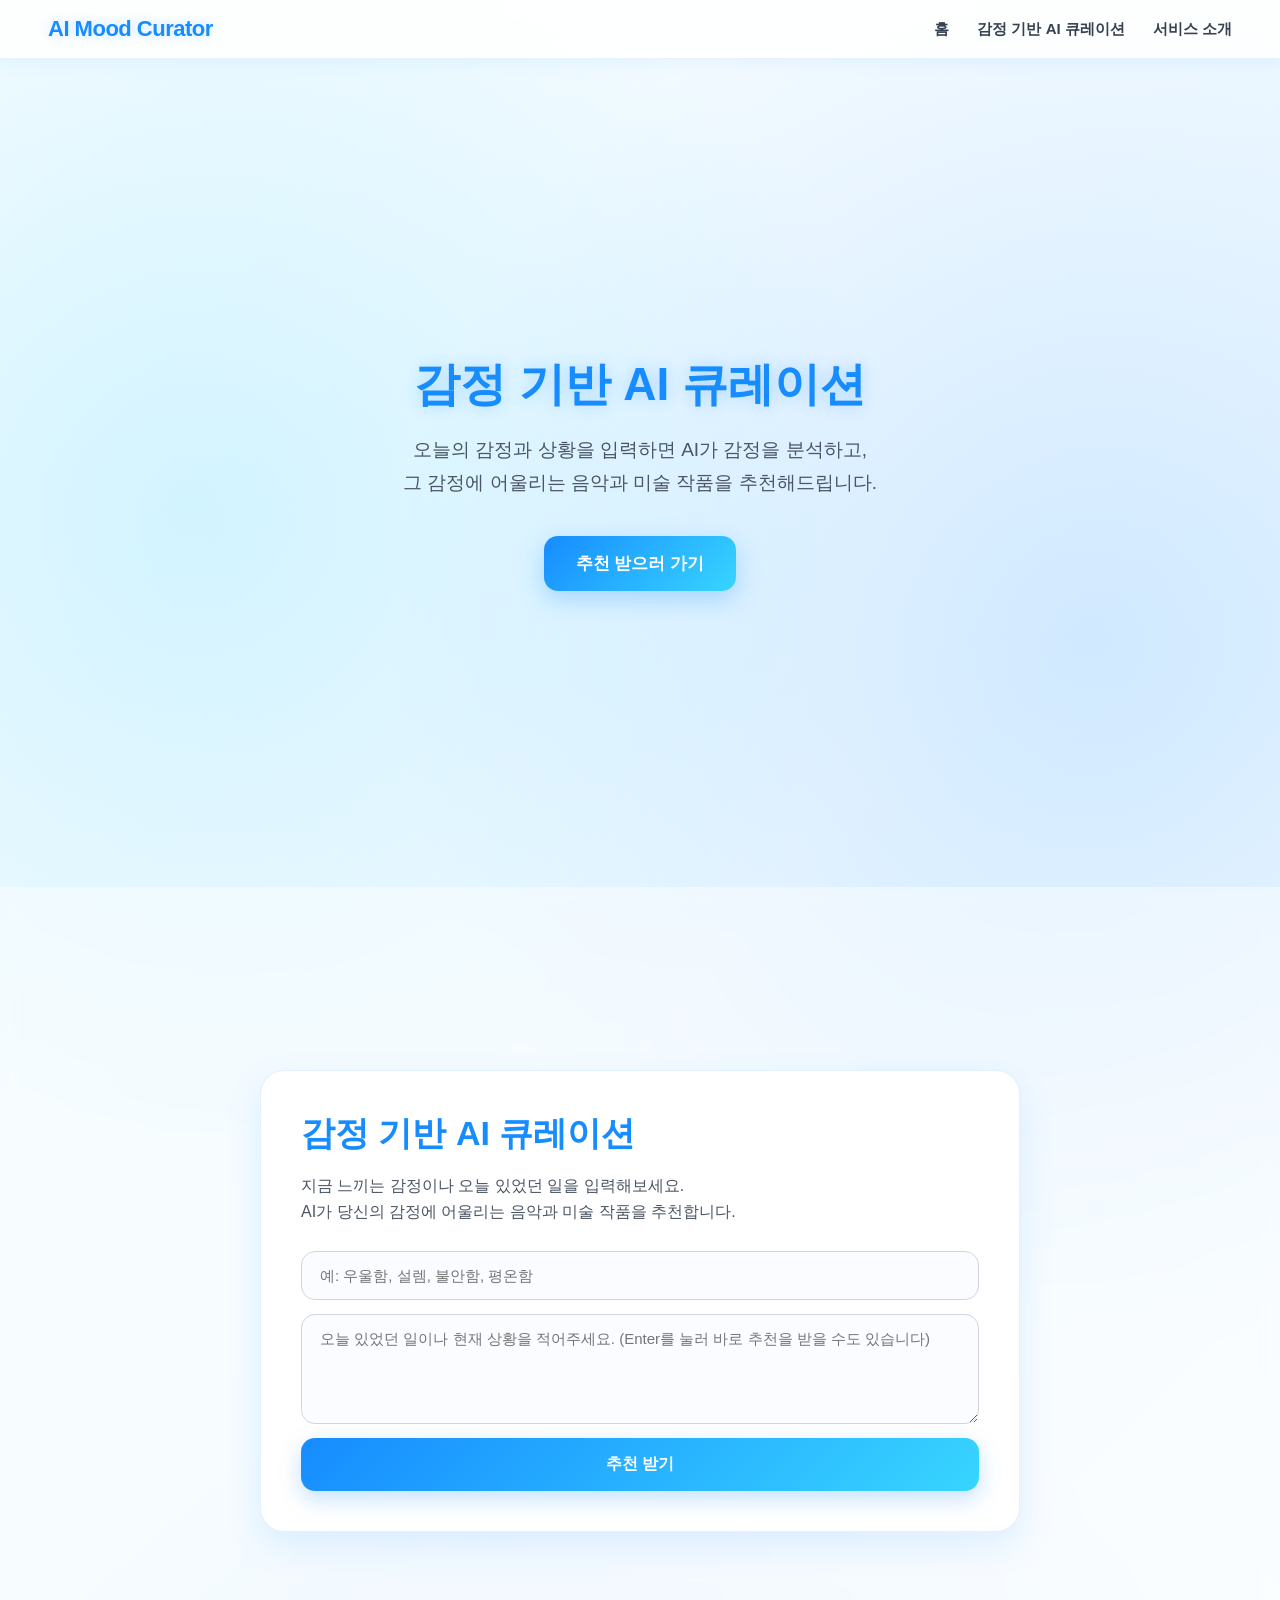
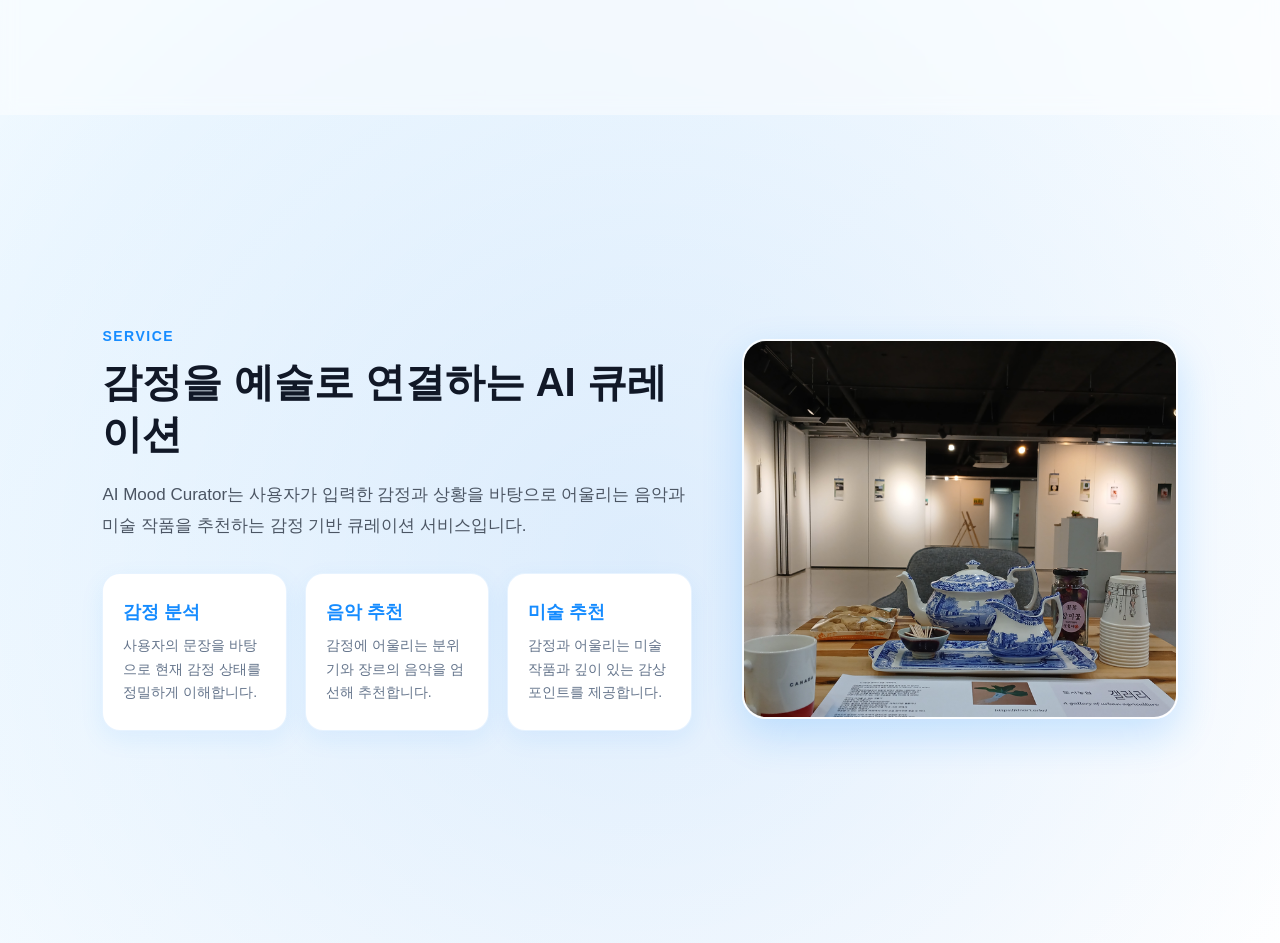
<file: index.html>
<!DOCTYPE html>
<html lang="ko">

<head>
  <meta charset="UTF-8" />
  <meta name="viewport" content="width=device-width, initial-scale=1.0" />
  <meta name="description" content="AI Mood Curator - 감정을 분석하여 어울리는 음악과 미술 작품을 추천하는 웹서비스" />

  <title>감정 기반 AI 큐레이션 - AI Mood Curator</title>

  <!-- CSS 연결 -->
  <link rel="stylesheet" href="/static/style.css">
</head>

<body>
  <!-- 상단 네비게이션 메뉴 (3개 섹션 이동 가능) -->
  <header class="navbar">
    <div class="logo">AI Mood Curator</div>

    <nav>
      <a href="#home">홈</a>
      <a href="#recommend">감정 기반 AI 큐레이션</a>
      <a href="#service">서비스 소개</a>
    </nav>
  </header>

  <!-- 1. 홈 섹션 -->
  <section id="home" class="section hero">
    <div class="hero-content">
      <h1>감정 기반 AI 큐레이션</h1>

      <p>
        오늘의 감정과 상황을 입력하면 AI가 감정을 분석하고,<br />
        그 감정에 어울리는 음악과 미술 작품을 추천해드립니다.
      </p>

      <a href="#recommend" class="start-btn">추천 받으러 가기</a>
    </div>
  </section>

  <!-- 2. 감정 기반 AI 큐레이션 추천 섹션 (AI API 연동) -->
  <section id="recommend" class="section recommend-section">
    <div class="container">
      <div class="card">
        <h1>감정 기반 AI 큐레이션</h1>

        <p class="description">
          지금 느끼는 감정이나 오늘 있었던 일을 입력해보세요.<br />
          AI가 당신의 감정에 어울리는 음악과 미술 작품을 추천합니다.
        </p>

        <div class="input-area">
          <input type="text" id="emotionInput" placeholder="예: 우울함, 설렘, 불안함, 평온함" />

          <textarea id="situationInput" placeholder="오늘 있었던 일이나 현재 상황을 적어주세요. (Enter를 눌러 바로 추천을 받을 수도 있습니다)"></textarea>

          <button id="recommendBtn">추천 받기</button>
        </div>

        <div id="loading" class="loading hidden">
          AI가 추천을 생성하는 중입니다... 잠시만 기다려주세요.
        </div>

        <div id="result" class="result hidden"></div>
      </div>
    </div>
  </section>

  <!-- 3. 서비스 소개 섹션 -->
  <section id="service" class="service-section">
    <div class="service-container">

      <div class="service-text">
        <span class="section-label">Service</span>

        <h2>감정을 예술로 연결하는 AI 큐레이션</h2>

        <p>
          AI Mood Curator는 사용자가 입력한 감정과 상황을 바탕으로
          어울리는 음악과 미술 작품을 추천하는 감정 기반 큐레이션 서비스입니다.
        </p>

        <div class="service-cards">
          <div class="service-card">
            <h3>감정 분석</h3>
            <p>사용자의 문장을 바탕으로 현재 감정 상태를 정밀하게 이해합니다.</p>
          </div>

          <div class="service-card">
            <h3>음악 추천</h3>
            <p>감정에 어울리는 분위기와 장르의 음악을 엄선해 추천합니다.</p>
          </div>

          <div class="service-card">
            <h3>미술 추천</h3>
            <p>감정과 어울리는 미술 작품과 깊이 있는 감상 포인트를 제공합니다.</p>
          </div>
        </div>
      </div>

      <div class="service-image">
        <picture>
          <source media="(max-width: 768px)" srcset="/static/images/mobile_art.png">
          <img src="/static/images/mood_art.png" alt="감정 기반 미술 큐레이션 이미지" loading="eager" decoding="async">
        </picture>
      </div>

    </div>
  </section>

  <!-- JavaScript 연결 -->
  <script src="/static/script.js"></script>
</body>

</html>
</file>
<file: static/style.css>
/* ===================================================
   AI Mood Curator 디자인 시스템 및 스타일시트
=================================================== */

:root {
  --main-blue: #168cff;
  --deep-blue: #006be6;
  --sky-blue: #38d5ff;
  --soft-blue: #eef7ff;
  --bg-blue: #f7fcff;
  --text-dark: #1f2937;
  --text-gray: #4b5563;
  --border-color: #d1e7f8;
  --card-shadow: 0 14px 36px rgba(22, 140, 255, 0.12);
}

/* 전체 기본 리셋 */
* {
  box-sizing: border-box;
}

html {
  scroll-behavior: smooth;
  background-image: radial-gradient(rgba(22, 140, 255, 0.08) 1px, transparent 1px);
  background-size: 28px 28px;
}

body {
  margin: 0;
  font-family: -apple-system, BlinkMacSystemFont, "Segoe UI", Roboto, "Helvetica Neue", Arial, sans-serif;
  background:
    radial-gradient(circle at 15% 20%, rgba(56, 213, 255, 0.18), transparent 30%),
    radial-gradient(circle at 85% 25%, rgba(22, 140, 255, 0.14), transparent 32%),
    radial-gradient(circle at 50% 85%, rgba(0, 107, 230, 0.10), transparent 35%),
    linear-gradient(135deg, #f7fcff 0%, #eef8ff 50%, #ffffff 100%);
  color: var(--text-dark);
  min-height: 100vh;
  overflow-x: hidden;
  position: relative;
}

/* 배경 발광 효과 데코레이션 */
body::before {
  content: "";
  position: fixed;
  width: 440px;
  height: 440px;
  left: -140px;
  top: 100px;
  background: radial-gradient(circle, rgba(56, 213, 255, 0.28), transparent 65%);
  filter: blur(12px);
  z-index: -1;
  pointer-events: none;
}

body::after {
  content: "";
  position: fixed;
  width: 520px;
  height: 520px;
  right: -160px;
  bottom: -120px;
  background: radial-gradient(circle, rgba(22, 140, 255, 0.22), transparent 65%);
  filter: blur(14px);
  z-index: -1;
  pointer-events: none;
}

/* ===================================================
   상단 네비게이션 바
=================================================== */
.navbar {
  position: sticky;
  top: 0;
  z-index: 1000;
  background: rgba(255, 255, 255, 0.88);
  padding: 16px 48px;
  display: flex;
  justify-content: space-between;
  align-items: center;
  box-shadow: 0 2px 16px rgba(22, 140, 255, 0.08);
  backdrop-filter: blur(10px);
  border-bottom: 1px solid rgba(22, 140, 255, 0.1);
}

.logo {
  font-weight: 800;
  font-size: 22px;
  color: var(--main-blue);
  letter-spacing: -0.5px;
  text-shadow: 0 0 12px rgba(22, 140, 255, 0.25);
}

.navbar nav {
  display: flex;
  gap: 28px;
}

.navbar a {
  text-decoration: none;
  color: #374151;
  font-weight: 600;
  font-size: 15px;
  transition: color 0.2s ease, transform 0.2s ease;
}

.navbar a:hover {
  color: var(--main-blue);
  transform: translateY(-1px);
}

/* ===================================================
   공통 섹션 구조
=================================================== */
.section {
  min-height: calc(100vh - 72px);
  padding: 80px 24px;
  display: flex;
  justify-content: center;
  align-items: center;
  scroll-margin-top: 72px;
}

/* ===================================================
   1. 홈 섹션 (Hero)
=================================================== */
.hero {
  text-align: center;
}

.hero-content {
  max-width: 800px;
  padding: 40px 20px;
}

.hero h1 {
  margin: 0 0 20px;
  font-size: 46px;
  line-height: 1.25;
  color: var(--main-blue);
  font-weight: 800;
  text-shadow: 0 0 16px rgba(22, 140, 255, 0.28);
}

.hero p {
  font-size: 19px;
  line-height: 1.75;
  color: var(--text-gray);
  margin: 0;
}

.start-btn {
  display: inline-block;
  margin-top: 36px;
  padding: 16px 32px;
  background: linear-gradient(135deg, var(--main-blue), var(--sky-blue));
  color: white;
  border-radius: 14px;
  text-decoration: none;
  font-weight: 700;
  font-size: 17px;
  box-shadow: 0 8px 24px rgba(22, 140, 255, 0.28);
  transition: transform 0.2s ease, box-shadow 0.2s ease;
}

.start-btn:hover {
  background: linear-gradient(135deg, var(--deep-blue), var(--main-blue));
  transform: translateY(-2px);
  box-shadow: 0 12px 28px rgba(22, 140, 255, 0.36);
}

/* ===================================================
   2. 추천 섹션
=================================================== */
.recommend-section {
  background: rgba(255, 255, 255, 0.45);
  backdrop-filter: blur(8px);
}

.container {
  width: 100%;
  display: flex;
  justify-content: center;
  align-items: center;
}

.card {
  width: 100%;
  max-width: 760px;
  background: #ffffff;
  padding: 40px;
  border-radius: 24px;
  box-shadow: var(--card-shadow);
  border: 1px solid rgba(22, 140, 255, 0.12);
}

.card h1 {
  margin-top: 0;
  margin-bottom: 12px;
  font-size: 34px;
  color: var(--main-blue);
  font-weight: 800;
}

.description {
  font-size: 16px;
  line-height: 1.65;
  margin-bottom: 26px;
  color: var(--text-gray);
}

/* 입력 폼 */
.input-area {
  display: flex;
  flex-direction: column;
  gap: 14px;
}

input,
textarea {
  width: 100%;
  padding: 15px 18px;
  font-size: 15px;
  font-family: inherit;
  border: 1.5px solid #d1d5db;
  border-radius: 14px;
  outline: none;
  background: #fafcff;
  transition: border-color 0.2s ease, box-shadow 0.2s ease, background 0.2s ease;
}

textarea {
  min-height: 110px;
  resize: vertical;
}

input:focus,
textarea:focus {
  border-color: var(--main-blue);
  background: #ffffff;
  box-shadow: 0 0 0 3.5px rgba(22, 140, 255, 0.18);
}

button {
  padding: 16px;
  font-size: 16px;
  border: none;
  border-radius: 14px;
  background: linear-gradient(135deg, var(--main-blue), var(--sky-blue));
  color: white;
  cursor: pointer;
  font-weight: 700;
  box-shadow: 0 8px 22px rgba(22, 140, 255, 0.25);
  transition: transform 0.2s ease, box-shadow 0.2s ease, opacity 0.2s ease;
}

button:hover:not(:disabled) {
  background: linear-gradient(135deg, var(--deep-blue), var(--main-blue));
  transform: translateY(-2px);
  box-shadow: 0 10px 26px rgba(22, 140, 255, 0.32);
}

button:disabled {
  opacity: 0.65;
  cursor: not-allowed;
}

/* 로딩 */
.loading {
  margin-top: 24px;
  color: var(--main-blue);
  font-weight: 700;
  font-size: 16px;
  text-align: center;
  padding: 12px;
  background: var(--soft-blue);
  border-radius: 12px;
  border: 1px dashed rgba(22, 140, 255, 0.3);
}

.hidden {
  display: none !important;
}

/* 추천 결과 */
.result {
  margin-top: 32px;
  padding-top: 28px;
  border-top: 1.5px solid #e5e7eb;
}

.result h2 {
  margin-top: 28px;
  margin-bottom: 14px;
  color: var(--main-blue);
  font-size: 22px;
  font-weight: 800;
  display: flex;
  align-items: center;
  gap: 8px;
}

.result h2:first-of-type {
  margin-top: 0;
}

.result>p {
  background: #f8fafc;
  padding: 16px;
  border-radius: 14px;
  line-height: 1.7;
  color: #334155;
  border-left: 4px solid var(--main-blue);
  margin-bottom: 20px;
}

.item {
  background: #f0f7ff;
  padding: 18px 20px;
  border-radius: 16px;
  margin-bottom: 14px;
  line-height: 1.65;
  border: 1px solid rgba(22, 140, 255, 0.12);
  transition: transform 0.2s ease, box-shadow 0.2s ease;
}

.item:hover {
  transform: translateY(-2px);
  box-shadow: 0 8px 20px rgba(22, 140, 255, 0.1);
}

.item strong {
  color: var(--main-blue);
  font-size: 16px;
}

.item span {
  color: #64748b;
  font-size: 14px;
}

.item p {
  margin: 8px 0 0;
  color: #374151;
  font-size: 14.5px;
}

.message {
  margin-top: 24px;
  padding: 20px;
  background: #fff9e6;
  border: 1px solid #ffe8a3;
  border-radius: 16px;
  font-weight: 600;
  line-height: 1.7;
  color: #92400e;
}

/* ===================================================
   3. 서비스 소개 섹션 (Service)
=================================================== */
.service-section {
  min-height: calc(100vh - 72px);
  padding: 80px 8%;
  display: flex;
  align-items: center;
  scroll-margin-top: 72px;
}

.service-container {
  width: 100%;
  max-width: 1240px;
  margin: 0 auto;
  display: grid;
  grid-template-columns: 1.15fr 0.85fr;
  gap: 50px;
  align-items: center;
}

.section-label {
  display: inline-block;
  margin-bottom: 12px;
  color: var(--main-blue);
  font-weight: 800;
  font-size: 14px;
  letter-spacing: 1.5px;
  text-transform: uppercase;
}

.service-text h2 {
  font-size: 40px;
  line-height: 1.3;
  margin: 0 0 20px;
  color: #111827;
  font-weight: 800;
}

.service-text>p {
  font-size: 17px;
  line-height: 1.8;
  color: var(--text-gray);
  margin-bottom: 32px;
}

.service-cards {
  display: grid;
  grid-template-columns: repeat(3, 1fr);
  gap: 18px;
}

.service-card {
  padding: 26px 20px;
  background: #ffffff;
  border-radius: 18px;
  box-shadow: 0 8px 24px rgba(22, 140, 255, 0.08);
  border: 1px solid rgba(22, 140, 255, 0.1);
  transition: transform 0.25s ease, box-shadow 0.25s ease;
}

.service-card:hover {
  transform: translateY(-4px);
  box-shadow: 0 14px 32px rgba(22, 140, 255, 0.16);
}

.service-card h3 {
  margin-top: 0;
  margin-bottom: 10px;
  font-size: 18px;
  color: var(--main-blue);
  font-weight: 700;
}

.service-card p {
  margin: 0;
  font-size: 14px;
  line-height: 1.65;
  color: #64748b;
}

.service-image {
  display: flex;
  justify-content: center;
  align-items: center;
}

.service-image img {
  width: 100%;
  max-width: 520px;
  height: 380px;
  object-fit: cover;
  border-radius: 24px;
  box-shadow: 0 16px 40px rgba(22, 140, 255, 0.2);
  display: block;
  border: 2px solid rgba(255, 255, 255, 0.8);
}

/* ===================================================
   4. 반응형 모바일 미디어 쿼리 (핵심 보완)
=================================================== */
@media (max-width: 768px) {
  .navbar {
    padding: 14px 20px;
    flex-direction: column;
    gap: 12px;
  }

  .navbar nav {
    gap: 16px;
    flex-wrap: wrap;
    justify-content: center;
  }

  .navbar a {
    font-size: 14px;
  }

  .section {
    padding: 60px 16px;
    min-height: auto;
  }

  .hero h1 {
    font-size: 32px;
  }

  .hero p {
    font-size: 16px;
  }

  .start-btn {
    padding: 14px 24px;
    font-size: 15px;
    margin-top: 24px;
  }

  .card {
    padding: 24px 18px;
    border-radius: 20px;
  }

  .card h1 {
    font-size: 26px;
  }

  .description {
    font-size: 14.5px;
  }

  input,
  textarea {
    padding: 13px;
    font-size: 14.5px;
  }

  button {
    padding: 14px;
    font-size: 15px;
  }

  .result h2 {
    font-size: 19px;
  }

  .item {
    padding: 14px 16px;
  }

  /* 서비스 소개 모바일 반응형 완전 대응 */
  .service-section {
    padding: 60px 20px;
    min-height: auto;
  }

  .service-container {
    grid-template-columns: 1fr;
    gap: 36px;
  }

  .service-text h2 {
    font-size: 28px;
  }

  .service-text>p {
    font-size: 15px;
    margin-bottom: 24px;
  }

  .service-cards {
    grid-template-columns: 1fr;
    gap: 14px;
  }

  .service-card {
    padding: 20px 18px;
  }

  .service-image img {
    max-width: 100%;
    height: auto;
    max-height: 280px;
  }
}
</file>
